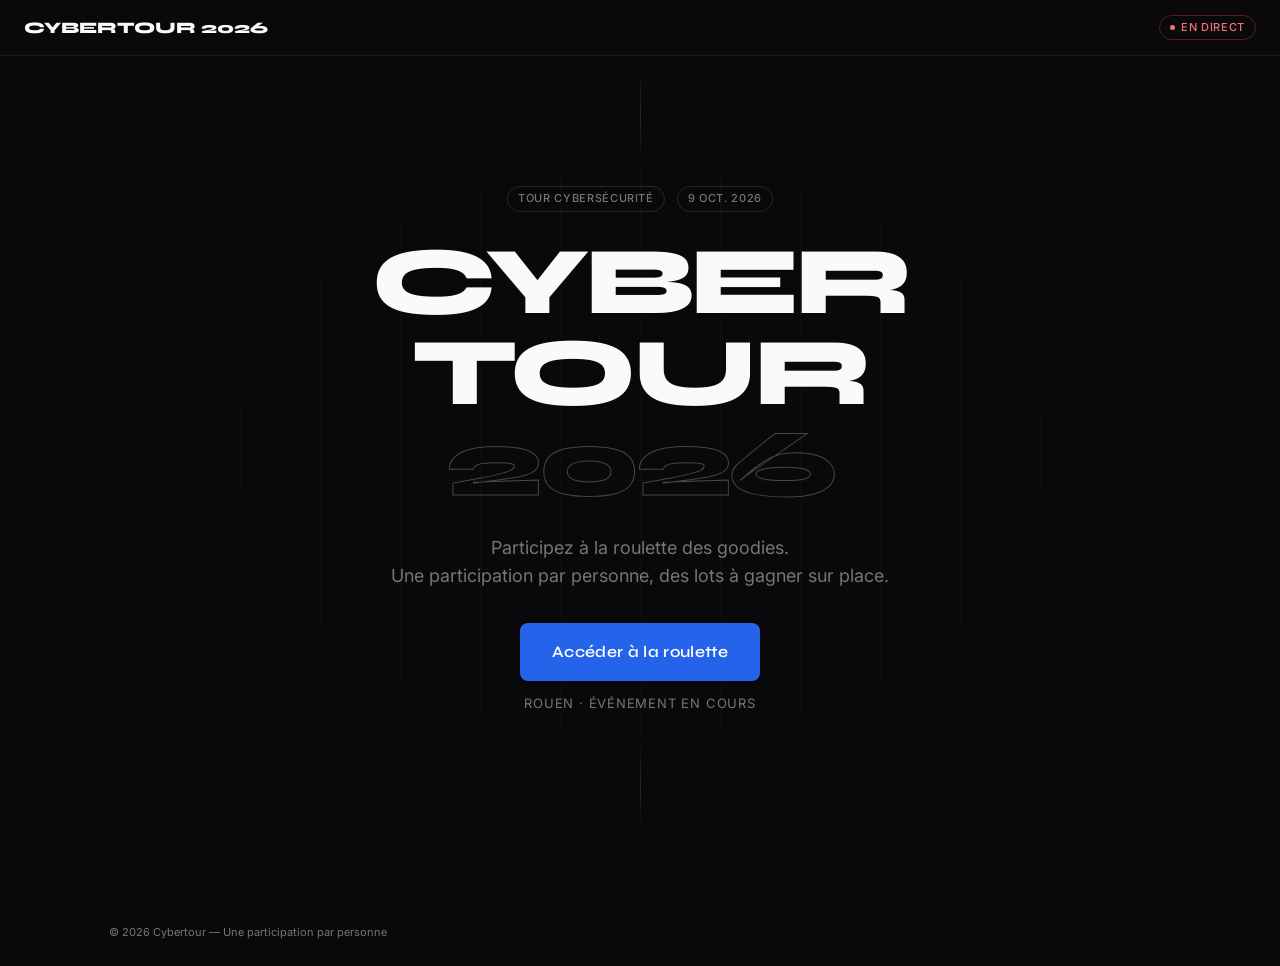
<file: index.html>
<!DOCTYPE html>
<html lang="fr">
<head>
  <meta charset="UTF-8">
  <meta name="viewport" content="width=device-width, initial-scale=1.0">
  <meta name="description" content="Cybertour 2026 — Tour cybersécurité. Participez et gagnez des goodies.">
  <title>Cybertour 2026</title>
  <link rel="preconnect" href="https://fonts.googleapis.com">
  <link rel="preconnect" href="https://fonts.gstatic.com" crossorigin>
  <link rel="stylesheet" href="assets/css/main.css">
  <style>
    .landing {
      min-height: 100svh;
      display: flex;
      flex-direction: column;
      align-items: center;
      justify-content: center;
      text-align: center;
      padding: var(--s8) var(--s6);
      gap: var(--s8);
      position: relative;
      overflow: hidden;
    }

    /* Grille de fond subtile */
    .landing::before {
      content: '';
      position: fixed;
      inset: 0;
      background-image:
        linear-gradient(rgba(255,255,255,.025) 1px, transparent 1px),
        linear-gradient(90deg, rgba(255,255,255,.025) 1px, transparent 1px);
      background-size: 80px 80px;
      mask-image: radial-gradient(ellipse 70% 70% at 50% 50%, black 40%, transparent 100%);
      pointer-events: none;
    }

    .landing__content {
      position: relative;
      z-index: 1;
      display: flex;
      flex-direction: column;
      align-items: center;
      gap: var(--s6);
      max-width: 560px;
    }

    .landing__title {
      font-family: var(--font-h);
      font-size: clamp(3rem, 10vw, 6rem);
      font-weight: 800;
      letter-spacing: -0.04em;
      line-height: 0.95;
      color: var(--white);
    }

    .landing__title .year {
      display: block;
      color: transparent;
      -webkit-text-stroke: 1px rgba(255,255,255,.25);
    }

    .landing__sub {
      font-size: var(--text-lg);
      color: var(--muted);
      line-height: 1.6;
    }

    .landing__meta {
      font-size: var(--text-sm);
      color: var(--muted);
      letter-spacing: 0.06em;
      text-transform: uppercase;
    }

    .landing__actions {
      display: flex;
      flex-direction: column;
      align-items: center;
      gap: var(--s3);
      margin-top: var(--s2);
    }

    /* Ligne décorative */
    .landing__rule {
      width: 1px;
      height: 80px;
      background: linear-gradient(to bottom, transparent, var(--border-mid), transparent);
    }

    /* Nav */
    .landing-nav {
      position: fixed;
      top: 0;
      left: 0;
      right: 0;
      z-index: 10;
      height: 56px;
      display: flex;
      align-items: center;
      justify-content: space-between;
      padding: 0 var(--s6);
      border-bottom: 1px solid var(--border);
    }

    .landing-nav__logo {
      font-family: var(--font-h);
      font-size: var(--text-base);
      font-weight: 800;
      color: var(--white);
    }

    /* Footer */
    .landing-foot {
      position: relative;
      z-index: 1;
      font-size: var(--text-xs);
      color: var(--muted);
      text-align: center;
    }
  </style>
</head>
<body>

  <nav class="landing-nav">
    <span class="landing-nav__logo">CYBERTOUR 2026</span>
    <span class="tag tag--live">En direct</span>
  </nav>

  <main class="landing">
    <div class="landing__rule" aria-hidden="true"></div>

    <div class="landing__content">

      <div style="display:flex; align-items:center; gap:var(--s3);">
        <span class="tag">Tour Cybersécurité</span>
        <span class="tag">9 oct. 2026</span>
      </div>

      <h1 class="landing__title">
        CYBER<br>TOUR
        <span class="year">2026</span>
      </h1>

      <p class="landing__sub">
        Participez à la roulette des goodies.<br>
        Une participation par personne, des lots à gagner sur place.
      </p>

      <div class="landing__actions">
        <a href="game.html" class="btn btn-primary btn-lg">
          Accéder à la roulette
        </a>
        <p class="landing__meta">Rouen · Événement en cours</p>
      </div>

    </div>

    <div class="landing__rule" aria-hidden="true"></div>
  </main>

  <footer class="landing-foot" style="padding: var(--s6);">
    <p>© 2026 Cybertour — Une participation par personne</p>
  </footer>

</body>
</html>
</file>
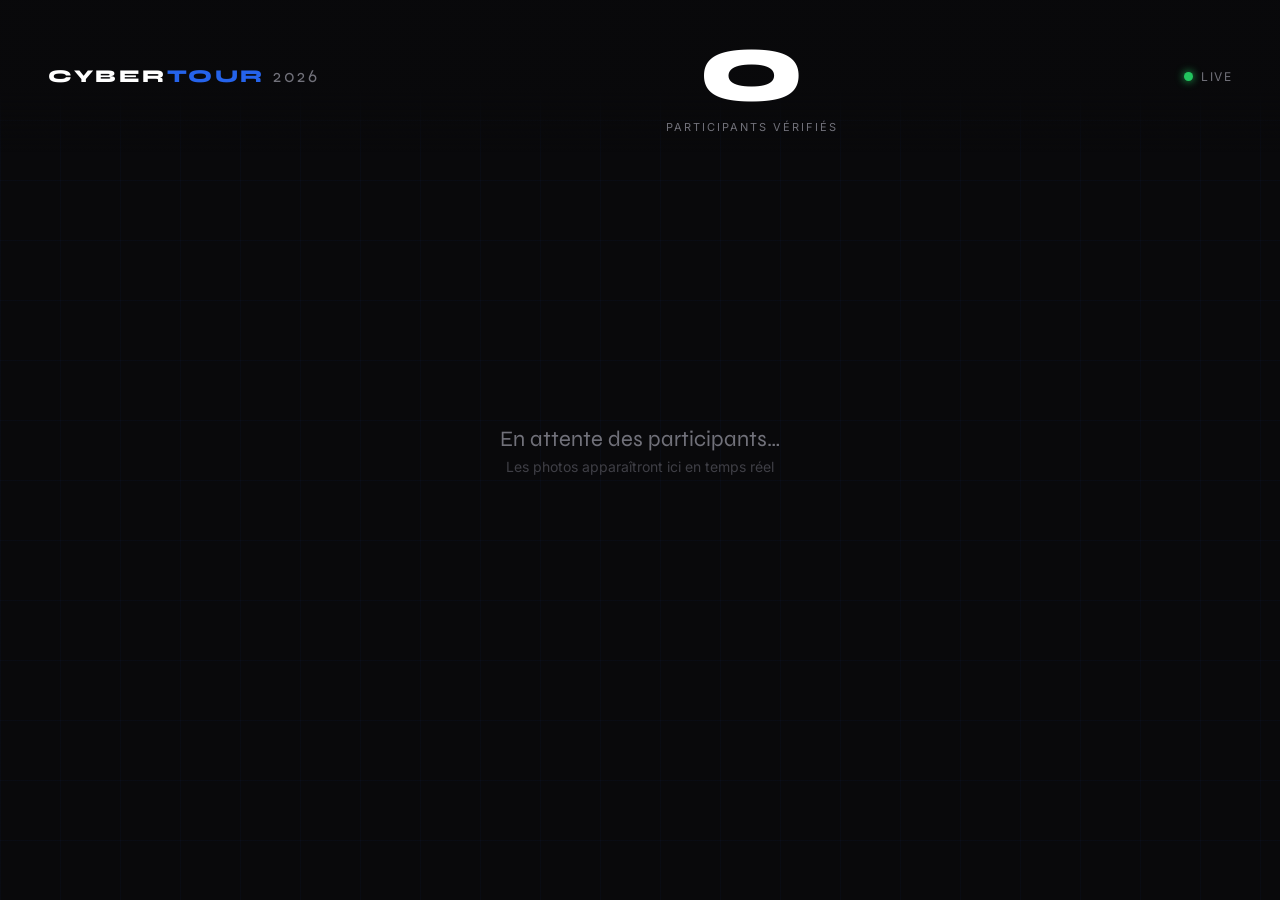
<file: display.html>
<!DOCTYPE html>
<html lang="fr">
<head>
  <meta charset="UTF-8">
  <meta name="viewport" content="width=device-width, initial-scale=1.0">
  <title>Cybertour 2026 — Live Conf</title>
  <link rel="preconnect" href="https://fonts.googleapis.com">
  <link href="https://fonts.googleapis.com/css2?family=Syne:wght@700;800&family=Inter:wght@400;500&display=swap" rel="stylesheet">
  <style>
    *, *::before, *::after { margin: 0; padding: 0; box-sizing: border-box; }

    :root {
      --bg:       #09090b;
      --surface:  #18181b;
      --blue:     #2563eb;
      --blue-dim: rgba(37,99,235,.35);
      --white:    #ffffff;
      --muted:    #71717a;
    }

    html, body {
      width: 100%; height: 100%;
      background: var(--bg);
      color: var(--white);
      font-family: 'Inter', sans-serif;
      overflow: hidden;
    }

    /* ─── FOND GRILLE CYBER ─────────────────────────────────────── */
    body::before {
      content: '';
      position: fixed; inset: 0;
      background-image:
        linear-gradient(rgba(37,99,235,.04) 1px, transparent 1px),
        linear-gradient(90deg, rgba(37,99,235,.04) 1px, transparent 1px);
      background-size: 60px 60px;
      pointer-events: none;
      z-index: 0;
    }

    /* ─── HEADER ────────────────────────────────────────────────── */
    .header {
      position: fixed; top: 0; left: 0; right: 0;
      display: flex; align-items: center; justify-content: space-between;
      padding: 18px 48px;
      background: linear-gradient(to bottom, rgba(9,9,11,.97) 60%, transparent);
      z-index: 200;
      gap: 24px;
    }

    .brand {
      font-family: 'Syne', sans-serif;
      font-size: 18px; font-weight: 800;
      letter-spacing: .14em; text-transform: uppercase;
      flex-shrink: 0;
    }
    .brand em { color: var(--blue); font-style: normal; }

    /* Compteur central */
    .counter-wrap {
      display: flex; flex-direction: column; align-items: center;
      flex: 1;
    }
    .counter-num {
      font-family: 'Syne', sans-serif;
      font-size: clamp(52px, 8vw, 100px);
      font-weight: 800; line-height: 1;
      transition: transform .25s cubic-bezier(.34,1.56,.64,1), color .25s;
    }
    .counter-num.bump { transform: scale(1.15); color: var(--blue); }
    .counter-label {
      font-size: 11px; letter-spacing: .18em;
      text-transform: uppercase; color: var(--muted);
      margin-top: 2px;
    }

    /* Indicateur LIVE */
    .live-badge {
      display: flex; align-items: center; gap: 8px;
      font-size: 12px; letter-spacing: .12em;
      text-transform: uppercase; color: var(--muted);
      flex-shrink: 0;
    }
    .dot {
      width: 9px; height: 9px; border-radius: 50%;
      background: #22c55e;
      box-shadow: 0 0 8px #22c55e;
      animation: blink 1.8s ease-in-out infinite;
    }
    @keyframes blink {
      0%,100% { opacity:1; } 50% { opacity:.3; }
    }

    /* ─── GRILLE PHOTOS ─────────────────────────────────────────── */
    .grid-scroll {
      position: absolute; inset: 0;
      padding: 110px 20px 20px;
      overflow-y: auto; overflow-x: hidden;
      z-index: 1;
    }
    .grid-scroll::-webkit-scrollbar { width: 4px; }
    .grid-scroll::-webkit-scrollbar-thumb { background: var(--surface); border-radius: 2px; }

    .grid {
      display: grid;
      grid-template-columns: repeat(auto-fill, minmax(130px, 1fr));
      gap: 10px;
    }

    /* Carte photo */
    .card {
      position: relative;
      aspect-ratio: 3/4;
      border-radius: 10px;
      overflow: hidden;
      opacity: 0;
      animation: appear .55s cubic-bezier(.34,1.56,.64,1) forwards;
    }
    .card img {
      width: 100%; height: 100%;
      object-fit: cover; display: block;
    }
    /* Flash au moment de l'apparition */
    .card::after {
      content: '';
      position: absolute; inset: 0;
      background: white; opacity: 0;
      animation: flash .45s ease-out forwards;
      pointer-events: none;
    }
    /* Glow bleu sur les nouvelles cartes */
    .card.fresh {
      box-shadow: 0 0 0 2px var(--blue), 0 0 28px var(--blue-dim);
    }

    @keyframes appear {
      from { opacity:0; transform: scale(.4) rotate(-6deg); }
      to   { opacity:1; transform: scale(1)  rotate(0deg); }
    }
    @keyframes flash {
      0%   { opacity:.75; }
      100% { opacity:0;   }
    }

    /* Décalage en cascade pour le mode "reveal" */
    .card:nth-child(1)  { animation-delay: 0s;    }
    .card:nth-child(2)  { animation-delay: .04s;  }
    .card:nth-child(3)  { animation-delay: .08s;  }
    .card:nth-child(4)  { animation-delay: .12s;  }
    .card:nth-child(5)  { animation-delay: .16s;  }
    .card:nth-child(6)  { animation-delay: .20s;  }
    .card:nth-child(7)  { animation-delay: .24s;  }
    .card:nth-child(8)  { animation-delay: .28s;  }
    .card:nth-child(9)  { animation-delay: .32s;  }
    .card:nth-child(10) { animation-delay: .36s;  }
    .card:nth-child(n+11) { animation-delay: .4s; }

    /* ─── ÉCRAN VIDE ────────────────────────────────────────────── */
    .empty {
      position: absolute; top: 50%; left: 50%;
      transform: translate(-50%, -50%);
      text-align: center; z-index: 1;
    }
    .empty-title {
      font-family: 'Syne', sans-serif;
      font-size: 22px; color: var(--muted); margin-bottom: 6px;
    }
    .empty-sub { font-size: 14px; color: #3f3f46; }

    /* ─── FLASH GLOBAL (nouvelle photo) ────────────────────────── */
    .screen-flash {
      position: fixed; inset: 0;
      background: var(--blue-dim);
      opacity: 0; pointer-events: none; z-index: 500;
      transition: opacity .1s;
    }
    .screen-flash.on { opacity: 1; }
  </style>
</head>
<body>

<!-- ─ HEADER ─────────────────────────────────────────────────────── -->
<header class="header">
  <div class="brand">Cyber<em>Tour</em> <span style="color:var(--muted);font-weight:400">2026</span></div>

  <div class="counter-wrap">
    <div class="counter-num" id="counter">0</div>
    <div class="counter-label">participants vérifiés</div>
  </div>

  <div class="live-badge">
    <div class="dot"></div>
    Live
  </div>
</header>

<!-- ─ GRILLE ──────────────────────────────────────────────────────── -->
<div class="grid-scroll">
  <div class="grid" id="grid"></div>
</div>

<!-- ─ VIDE ───────────────────────────────────────────────────────── -->
<div class="empty" id="empty">
  <div class="empty-title">En attente des participants…</div>
  <div class="empty-sub">Les photos apparaîtront ici en temps réel</div>
</div>

<!-- Flash global à chaque nouvelle photo -->
<div class="screen-flash" id="screen-flash"></div>

<script>
/* ═══════════════════════════════════════════════════════════════════
   CONFIG — remplir avant l'événement
   ═══════════════════════════════════════════════════════════════════ */
const SUPABASE_URL = 'https://tvwaydivmequylqdhvun.supabase.co';
const SUPABASE_KEY = 'sb_publishable_HHhE1mM1fIU4TI-UeiEn7A_8WXukgI_';
const BUCKET       = 'cybertour-selfies';
const POLL_MS      = 3000;   // rafraîchissement toutes les 3 secondes
/* ═══════════════════════════════════════════════════════════════════ */

const grid      = document.getElementById('grid');
const counterEl = document.getElementById('counter');
const emptyEl   = document.getElementById('empty');
const flashEl   = document.getElementById('screen-flash');
const displayed = new Set();

/* ── Récupère la liste des fichiers dans le bucket ─────────────── */
async function fetchPhotos() {
  try {
    const res = await fetch(
      `${SUPABASE_URL}/storage/v1/object/list/${BUCKET}`,
      {
        method: 'POST',
                headers: {
          'apikey':        SUPABASE_KEY,
          'Authorization': `Bearer ${SUPABASE_KEY}`,
          'Content-Type':  'application/json',
        },
        body: JSON.stringify({
          prefix:  '',
          limit:   500,
          offset:  0,
          sortBy:  { column: 'created_at', order: 'asc' },
        }),
      }
    );
    if (!res.ok) return;

    const files = await res.json();
    if (!Array.isArray(files)) return;

    let hasNew = false;
    files.forEach(f => {
      if (!displayed.has(f.name)) {
        addCard(f.name, /* fresh= */ displayed.size > 0);
        displayed.add(f.name);
        hasNew = true;
      }
    });

    if (hasNew) {
      updateCounter();
      triggerFlash();
    }
  } catch (_) {}
}

/* ── Ajoute une carte photo dans la grille ─────────────────────── */
function addCard(filename, fresh) {
  const url  = `${SUPABASE_URL}/storage/v1/object/public/${BUCKET}/${encodeURIComponent(filename)}`;
  const card = document.createElement('div');
  card.className = 'card' + (fresh ? ' fresh' : '');

  const img = document.createElement('img');
  img.src   = url;
  img.alt   = 'Participant';
  img.loading = 'lazy';

  // Retire le glow après l'animation
  if (fresh) setTimeout(() => card.classList.remove('fresh'), 1200);

  card.appendChild(img);
  grid.prepend(card);   // nouvelles photos en premier

  emptyEl.style.display = 'none';
}

/* ── Met à jour le compteur avec un petit rebond ───────────────── */
function updateCounter() {
  const n = displayed.size;
  if (parseInt(counterEl.textContent) === n) return;
  counterEl.textContent = n;
  counterEl.classList.add('bump');
  setTimeout(() => counterEl.classList.remove('bump'), 400);
}

/* ── Flash bleu global ─────────────────────────────────────────── */
function triggerFlash() {
  flashEl.classList.add('on');
  setTimeout(() => flashEl.classList.remove('on'), 150);
}

/* ── Lancement ─────────────────────────────────────────────────── */
fetchPhotos();
setInterval(fetchPhotos, POLL_MS);
</script>
</body>
</html>
</file>
<file: assets/css/main.css>
/* ============================================================
   CYBERTOUR 2026 — main.css
   DA professionnelle : monochrome + accent unique
   ============================================================ */

@import url('https://fonts.googleapis.com/css2?family=Syne:wght@600;700;800&family=Inter:wght@400;500;600&display=swap');

:root {
  /* Palette — noir, blanc, un seul accent */
  --bg:          #09090b;
  --surface:     #0f1014;
  --surface-2:   #18191f;
  --border:      rgba(255, 255, 255, 0.07);
  --border-mid:  rgba(255, 255, 255, 0.12);

  --accent:      #2563eb;          /* bleu institutionnel */
  --accent-pale: rgba(37,99,235,.12);
  --accent-glow: 0 0 24px rgba(37,99,235,.4);

  --white:       #f8fafc;
  --muted:       rgba(248,250,252,.45);
  --danger:      #ef4444;
  --success:     #10b981;

  /* Typographie */
  --font-h:    'Syne', sans-serif;
  --font-body: 'Inter', sans-serif;

  /* Échelle */
  --text-xs:   0.6875rem;
  --text-sm:   0.8125rem;
  --text-base: 1rem;
  --text-lg:   1.125rem;
  --text-xl:   1.25rem;
  --text-2xl:  1.625rem;
  --text-3xl:  2.125rem;
  --text-4xl:  3rem;
  --text-5xl:  4.25rem;

  /* Espacements */
  --s1: .25rem;  --s2: .5rem;  --s3: .75rem;  --s4: 1rem;
  --s5: 1.25rem; --s6: 1.5rem; --s8: 2rem;    --s10: 2.5rem;
  --s12: 3rem;   --s16: 4rem;  --s20: 5rem;   --s24: 6rem;

  /* Rayons */
  --r-sm: 4px; --r-md: 8px; --r-lg: 14px; --r-full: 9999px;

  /* Transitions */
  --t-fast:   120ms ease;
  --t-normal: 220ms ease;
  --t-slow:   380ms ease;
}

/* ── Reset ────────────────────────────────────────────────── */
*, *::before, *::after { box-sizing: border-box; margin: 0; padding: 0; }

html {
  font-size: 16px;
  scroll-behavior: smooth;
  -webkit-text-size-adjust: 100%;
}

body {
  font-family: var(--font-body);
  font-size: var(--text-base);
  line-height: 1.6;
  color: var(--white);
  background: var(--bg);
  min-height: 100svh;
  overflow-x: hidden;
  -webkit-font-smoothing: antialiased;
}

img, svg { display: block; max-width: 100%; }
button { font-family: inherit; cursor: pointer; border: none; background: none; }
a { color: var(--accent); text-decoration: none; }
ul, ol { list-style: none; }
input, textarea, select { font-family: var(--font-body); }
p { max-width: 64ch; }

/* ── Typographie ──────────────────────────────────────────── */
h1, h2, h3, h4 {
  font-family: var(--font-h);
  line-height: 1.1;
  letter-spacing: -0.025em;
  color: var(--white);
}
h1 { font-size: clamp(2.5rem, 7vw, var(--text-5xl)); font-weight: 800; }
h2 { font-size: clamp(1.5rem, 3.5vw, var(--text-3xl)); font-weight: 700; }
h3 { font-size: var(--text-xl); font-weight: 700; }

/* ── Layout ───────────────────────────────────────────────── */
.container {
  width: 100%;
  max-width: 1140px;
  margin: 0 auto;
  padding: 0 var(--s6);
}

/* ── Boutons ──────────────────────────────────────────────── */
.btn {
  display: inline-flex;
  align-items: center;
  justify-content: center;
  gap: var(--s2);
  padding: var(--s3) var(--s6);
  border-radius: var(--r-md);
  font-family: var(--font-h);
  font-size: var(--text-sm);
  font-weight: 600;
  letter-spacing: 0.02em;
  white-space: nowrap;
  cursor: pointer;
  border: none;
  transition: background var(--t-fast), transform var(--t-fast), box-shadow var(--t-fast), opacity var(--t-fast);
}
.btn:active { transform: scale(0.975); }

.btn-primary {
  background: var(--accent);
  color: #fff;
}
.btn-primary:hover {
  background: #1d51d4;
  box-shadow: var(--accent-glow);
  transform: translateY(-1px);
}

.btn-ghost {
  background: transparent;
  color: var(--muted);
  border: 1px solid var(--border);
}
.btn-ghost:hover {
  border-color: var(--border-mid);
  color: var(--white);
}

.btn-lg {
  padding: var(--s4) var(--s8);
  font-size: var(--text-base);
}

.btn:disabled {
  opacity: 0.35;
  cursor: not-allowed;
  transform: none;
  box-shadow: none;
}

/* ── Tag / Pill ───────────────────────────────────────────── */
.tag {
  display: inline-flex;
  align-items: center;
  gap: 6px;
  padding: 3px 10px;
  border-radius: var(--r-full);
  font-family: var(--font-body);
  font-size: var(--text-xs);
  font-weight: 500;
  letter-spacing: 0.06em;
  text-transform: uppercase;
  border: 1px solid var(--border-mid);
  color: var(--muted);
}
.tag--live {
  border-color: rgba(239,68,68,.35);
  color: #f87171;
}
.tag--live::before {
  content: '';
  width: 5px; height: 5px;
  border-radius: 50%;
  background: #f87171;
  animation: blink 1.2s step-end infinite;
}
@keyframes blink {
  0%, 100% { opacity: 1; }
  50%       { opacity: 0; }
}

/* ── Ligne séparatrice ────────────────────────────────────── */
.divider {
  border: none;
  border-top: 1px solid var(--border);
  margin: var(--s16) 0;
}

/* ── Utilitaires ──────────────────────────────────────────── */
.text-muted   { color: var(--muted); }
.text-accent  { color: var(--accent); }
.text-center  { text-align: center; }
.text-sm      { font-size: var(--text-sm); }

/* ── Focus ────────────────────────────────────────────────── */
:focus-visible {
  outline: 2px solid var(--accent);
  outline-offset: 3px;
  border-radius: 3px;
}

/* ── Scrollbar ────────────────────────────────────────────── */
::-webkit-scrollbar        { width: 4px; }
::-webkit-scrollbar-track  { background: var(--bg); }
::-webkit-scrollbar-thumb  { background: var(--surface-2); border-radius: 2px; }

/* ── Reduced motion ───────────────────────────────────────── */
@media (prefers-reduced-motion: reduce) {
  *, *::before, *::after {
    animation-duration: 0.01ms !important;
    transition-duration: 0.01ms !important;
  }
}
</file>
